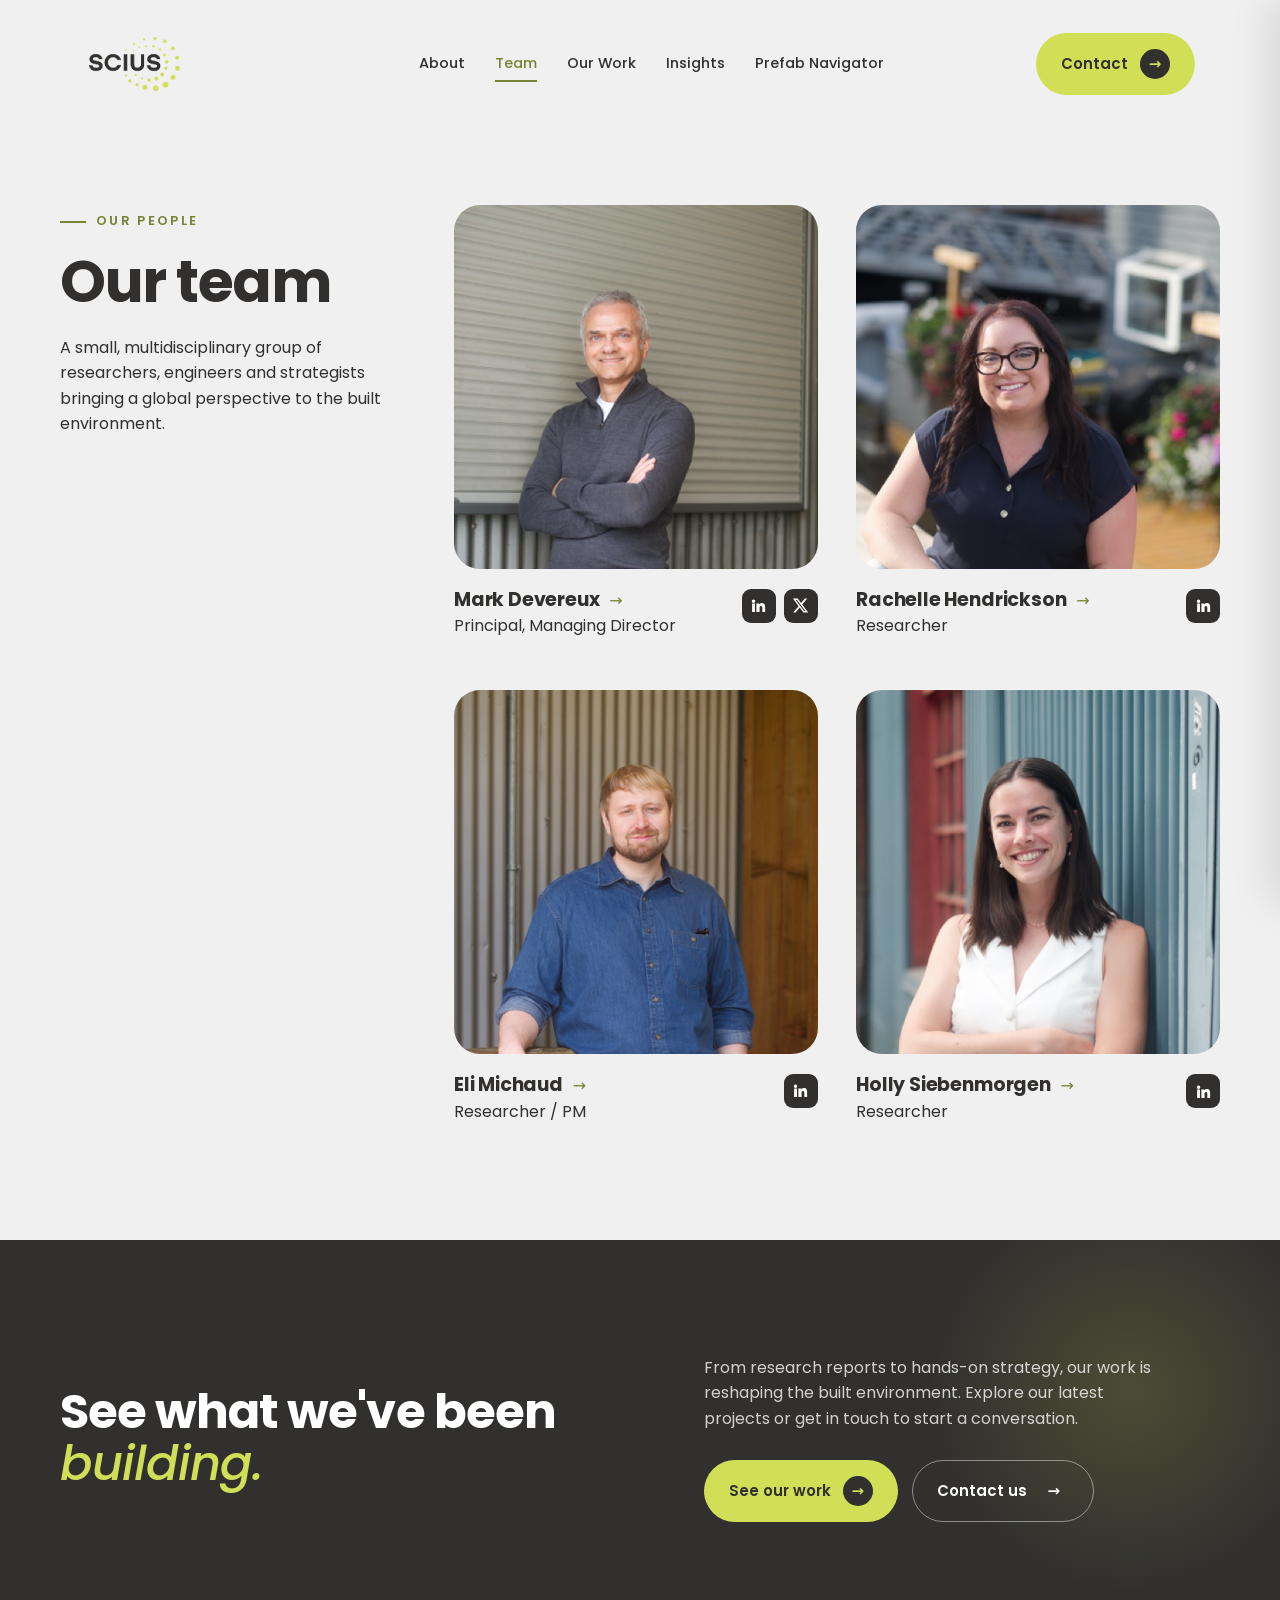
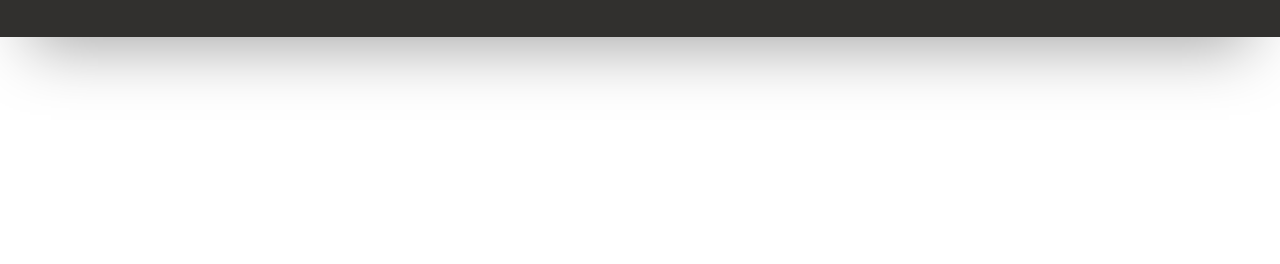
<file: team.html>
<!DOCTYPE html>
<html lang="en">
<head>
<meta charset="UTF-8" />
<meta name="viewport" content="width=device-width, initial-scale=1.0" />
<title>Scius Advisory — Team</title>
<link rel="preconnect" href="https://fonts.googleapis.com" />
<link rel="preconnect" href="https://fonts.gstatic.com" crossorigin />
<link href="https://fonts.googleapis.com/css2?family=Poppins:ital,wght@0,400;0,500;0,600;0,700;0,800;1,400;1,500&display=swap" rel="stylesheet" />
<link rel="stylesheet" href="styles.css" />

</head>
<body>

  <!-- ========== HEADER ========== -->
  <header class="site-header" id="header">
    <div class="container">
      <div class="header-inner">
        <a href="index.html" class="logo" aria-label="Scius home">
          <img class="logo-light" src="assets/scius-logo-light.png" alt="Scius" />
          <img class="logo-dark" src="assets/scius-logo-dark.png" alt="Scius" />
        </a>
        <nav class="main-nav">
          <a href="about.html">About</a>
          <a href="team.html" class="active">Team</a>
          <a href="work.html">Our Work</a>
          <a href="insights.html">Insights</a>
          <a href="index.html#prefab">Prefab Navigator</a>
        </nav>
        <div class="header-cta">
          <a href="contact.html" class="btn btn-lime">Contact<span class="arrow">→</span></a>
          <button class="nav-toggle" aria-label="Menu">≡</button>
        </div>
      </div>
    </div>
  </header>

  <!-- ========== MOBILE NAV ========== -->
  <div class="mobile-nav" id="mobileNav">
    <div class="mobile-nav-backdrop" id="mobileNavBackdrop"></div>
    <div class="mobile-nav-panel">
      <button class="mobile-nav-close" id="mobileNavClose" aria-label="Close menu">✕</button>
      <nav class="mobile-nav-links">
        <a href="about.html">About</a>
        <a href="team.html" class="active">Team</a>
        <a href="work.html">Our Work</a>
        <a href="insights.html">Insights</a>
        <a href="index.html#prefab">Prefab Navigator</a>
      </nav>
      <div class="mobile-nav-cta">
        <a href="contact.html" class="btn btn-lime">Get in touch<span class="arrow">→</span></a>
      </div>
    </div>
  </div>

  <!-- ========== PAGE CONTENT ========== -->
  <main class="page-content">

  <!-- ========== TEAM ========== -->
  <section class="team" data-screen-label="Team">
    <div class="container">
      <div class="team-layout">

        <div class="team-intro reveal">
          <span class="eyebrow">Our people</span>
          <h1>Our team</h1>
          <p>A small, multidisciplinary group of researchers, engineers and strategists bringing a global perspective to the built environment.</p>
        </div>

        <div class="team-grid">

          <div class="tm-card reveal" data-bio="mark-devereux">
            <div class="tm-photo img-ph">
              <img src="assets/mark-devereux.jpg" alt="Mark Devereux headshot" />
            </div>
            <div class="tm-meta">
              <div>
                <div class="tm-name">Mark Devereux <span class="tm-arrow">→</span></div>
                <div class="tm-role">Principal, Managing Director</div>
              </div>
              <div class="tm-socials">
                <a class="tm-li" href="https://www.linkedin.com/" target="_blank" rel="noopener" aria-label="LinkedIn"><svg viewBox="0 0 24 24" fill="currentColor"><path d="M4.98 3.5a2.5 2.5 0 11-.02 5.001A2.5 2.5 0 014.98 3.5zM3 9h4v12H3zM9 9h3.8v1.64h.05c.53-1 1.83-2.06 3.76-2.06 4.02 0 4.76 2.65 4.76 6.1V21h-4v-5.4c0-1.29-.02-2.95-1.8-2.95-1.8 0-2.07 1.4-2.07 2.85V21H9z"/></svg></a>
                <a class="tm-li" href="https://x.com/cmdevereux" target="_blank" rel="noopener" aria-label="X (Twitter)"><svg viewBox="0 0 24 24" fill="currentColor"><path d="M18.244 2.25h3.308l-7.227 8.26 8.502 11.24H16.17l-5.214-6.817L4.99 21.75H1.68l7.73-8.835L1.254 2.25H8.08l4.713 6.231zm-1.161 17.52h1.833L7.084 4.126H5.117z"/></svg></a>
              </div>
            </div>
          </div>

          <div class="tm-card reveal" data-bio="rachelle-hendrickson">
            <div class="tm-photo img-ph">
              <img src="assets/rachelle-hendrickson.jpg" alt="Rachelle Hendrickson headshot" style="object-position: center 15%;" />
            </div>
            <div class="tm-meta">
              <div>
                <div class="tm-name">Rachelle Hendrickson <span class="tm-arrow">→</span></div>
                <div class="tm-role">Researcher</div>
              </div>
              <a class="tm-li" href="https://www.linkedin.com/" target="_blank" rel="noopener" aria-label="LinkedIn"><svg viewBox="0 0 24 24" fill="currentColor"><path d="M4.98 3.5a2.5 2.5 0 11-.02 5.001A2.5 2.5 0 014.98 3.5zM3 9h4v12H3zM9 9h3.8v1.64h.05c.53-1 1.83-2.06 3.76-2.06 4.02 0 4.76 2.65 4.76 6.1V21h-4v-5.4c0-1.29-.02-2.95-1.8-2.95-1.8 0-2.07 1.4-2.07 2.85V21H9z"/></svg></a>
            </div>
          </div>

          <div class="tm-card reveal" data-bio="eli-michaud">
            <div class="tm-photo img-ph">
              <img src="assets/eli-michaud.jpg" alt="Eli Michaud headshot" />
            </div>
            <div class="tm-meta">
              <div>
                <div class="tm-name">Eli Michaud <span class="tm-arrow">→</span></div>
                <div class="tm-role">Researcher / PM</div>
              </div>
              <a class="tm-li" href="https://www.linkedin.com/" target="_blank" rel="noopener" aria-label="LinkedIn"><svg viewBox="0 0 24 24" fill="currentColor"><path d="M4.98 3.5a2.5 2.5 0 11-.02 5.001A2.5 2.5 0 014.98 3.5zM3 9h4v12H3zM9 9h3.8v1.64h.05c.53-1 1.83-2.06 3.76-2.06 4.02 0 4.76 2.65 4.76 6.1V21h-4v-5.4c0-1.29-.02-2.95-1.8-2.95-1.8 0-2.07 1.4-2.07 2.85V21H9z"/></svg></a>
            </div>
          </div>

          <div class="tm-card reveal" data-bio="holly-siebenmorgen">
            <div class="tm-photo img-ph">
              <img src="assets/holly-siebenmorgen.jpg" alt="Holly Siebenmorgen headshot" />
            </div>
            <div class="tm-meta">
              <div>
                <div class="tm-name">Holly Siebenmorgen <span class="tm-arrow">→</span></div>
                <div class="tm-role">Researcher</div>
              </div>
              <a class="tm-li" href="https://www.linkedin.com/" target="_blank" rel="noopener" aria-label="LinkedIn"><svg viewBox="0 0 24 24" fill="currentColor"><path d="M4.98 3.5a2.5 2.5 0 11-.02 5.001A2.5 2.5 0 014.98 3.5zM3 9h4v12H3zM9 9h3.8v1.64h.05c.53-1 1.83-2.06 3.76-2.06 4.02 0 4.76 2.65 4.76 6.1V21h-4v-5.4c0-1.29-.02-2.95-1.8-2.95-1.8 0-2.07 1.4-2.07 2.85V21H9z"/></svg></a>
            </div>
          </div>



        </div>
      </div>
    </div>
  </section>

  <!-- ========== CTA ========== -->
  <section class="cta-section section-pad" id="contact" data-screen-label="CTA">
    <div class="cta-deco"></div>
    <div class="container">
      <div class="cta-inner reveal">
        <h2>See what we've been <em class="serif">building.</em></h2>
        <div>
          <p>From research reports to hands-on strategy, our work is reshaping the built environment. Explore our latest projects or get in touch to start a conversation.</p>
          <div class="cta-actions">
            <a href="work.html" class="btn btn-lime">See our work<span class="arrow">→</span></a>
            <a href="contact.html" class="btn btn-ghost">Contact us<span class="arrow">→</span></a>
          </div>
        </div>
      </div>
    </div>
  </section>

  </main>
  <!-- ========== /PAGE CONTENT ========== -->

  <!-- ========== FOOTER ========== -->
  <footer class="site-footer">
    <div class="container">
      <div class="footer-main">
        <a href="index.html"><img class="f-logo" src="assets/scius-logo-dark.png" alt="Scius Advisory" /></a>
        <nav class="footer-nav">
          <a href="about.html">About</a>
          <a href="team.html">Team</a>
          <a href="work.html">Our Work</a>
          <a href="insights.html">Insights</a>
          <a href="index.html#prefab">Prefab Navigator</a>
          <a href="contact.html">Contact us</a>
        </nav>
        <a class="footer-social" href="https://www.linkedin.com/company/scius-advisory/" target="_blank" rel="noopener" aria-label="LinkedIn">in</a>
      </div>
      <div class="footer-bottom">
        <div>© 2026 Scius Advisory Inc. All rights reserved. <span class="made-by">Made by <a href="https://fliptdigital.com/" target="_blank" rel="noopener">Flipt Digital</a></span></div>
        <div class="legal">
          <a href="#">Privacy Policy</a>
          <a href="#">Terms of Service</a>
          <a href="#">Cookies Settings</a>
        </div>
      </div>
    </div>
  </footer>

  <!-- ========== BIO PANELS ========== -->
  <div class="bio-overlay" id="bioOverlay"></div>
  <div class="bio-panel" id="bioPanel">
    <button class="bio-close" id="bioClose" aria-label="Close bio">
      <svg width="28" height="28" viewBox="0 0 24 24" fill="none" stroke="currentColor" stroke-width="2" stroke-linecap="round"><line x1="18" y1="6" x2="6" y2="18"/><line x1="6" y1="6" x2="18" y2="18"/></svg>
    </button>
    <div class="bio-scroll">
      <div class="bio-content" id="bioContent"></div>
    </div>
  </div>

  <!-- Bio data -->
  <template id="bio-mark-devereux">
    <div class="bio-img">
      <img src="assets/mark-devereux.jpg" alt="Mark Devereux" />
    </div>
    <div class="bio-text">
      <div class="bio-eyebrow">Principal, Managing Director</div>
      <h2 class="bio-name">Mark Devereux</h2>
      <a class="bio-email" href="mailto:cmdevereux@scius.ca">cmdevereux@scius.ca</a>
      <div class="bio-socials">
        <a class="tm-li" href="https://www.linkedin.com/" target="_blank" rel="noopener" aria-label="LinkedIn"><svg viewBox="0 0 24 24" fill="currentColor"><path d="M4.98 3.5a2.5 2.5 0 11-.02 5.001A2.5 2.5 0 014.98 3.5zM3 9h4v12H3zM9 9h3.8v1.64h.05c.53-1 1.83-2.06 3.76-2.06 4.02 0 4.76 2.65 4.76 6.1V21h-4v-5.4c0-1.29-.02-2.95-1.8-2.95-1.8 0-2.07 1.4-2.07 2.85V21H9z"/></svg></a>
        <a class="tm-li" href="https://x.com/cmdevereux" target="_blank" rel="noopener" aria-label="X (Twitter)"><svg viewBox="0 0 24 24" fill="currentColor"><path d="M18.244 2.25h3.308l-7.227 8.26 8.502 11.24H16.17l-5.214-6.817L4.99 21.75H1.68l7.73-8.835L1.254 2.25H8.08l4.713 6.231zm-1.161 17.52h1.833L7.084 4.126H5.117z"/></svg></a>
      </div>
      <div class="bio-body">
        <p>In addition to being responsible for the overall operations of Scius, Mark works with clients on complex multi-stakeholder projects where his expertise in negotiating and structuring relationships helps facilitate project setup and delivery.</p>
        <p>Mark also heads up our technology practice where we assist clients with understanding the technology landscape, being strategic with their adoption strategies and managing integration across their operations.</p>
        <p>Mark is an experienced business executive having been part of the leadership teams of a number of digital technology companies over the past 20 years. As part of those businesses, he has been involved in corporate structuring, business development, strategic partnerships, intellectual property creation and licensing, running development and customer service teams, and navigating the maze of the international regulatory environment.</p>
        <p>Mark has been a member of the Law Society of British Columbia for 32 years and is backed by a law degree from one of Canada's premier law schools, Osgoode Hall.</p>
      </div>
    </div>
  </template>

  <template id="bio-rachelle-hendrickson">
    <div class="bio-img">
      <img src="assets/rachelle-hendrickson.jpg" alt="Rachelle Hendrickson" />
    </div>
    <div class="bio-text">
      <div class="bio-eyebrow">Researcher</div>
      <h2 class="bio-name">Rachelle Hendrickson</h2>
      <a class="bio-email" href="mailto:rhendrickson@scius.ca">rhendrickson@scius.ca</a>
      <div class="bio-socials">
        <a class="tm-li" href="https://www.linkedin.com/" target="_blank" rel="noopener" aria-label="LinkedIn"><svg viewBox="0 0 24 24" fill="currentColor"><path d="M4.98 3.5a2.5 2.5 0 11-.02 5.001A2.5 2.5 0 014.98 3.5zM3 9h4v12H3zM9 9h3.8v1.64h.05c.53-1 1.83-2.06 3.76-2.06 4.02 0 4.76 2.65 4.76 6.1V21h-4v-5.4c0-1.29-.02-2.95-1.8-2.95-1.8 0-2.07 1.4-2.07 2.85V21H9z"/></svg></a>
      </div>
      <div class="bio-body">
        <p>Rachelle is a graduate student studying Environmental Economics and Management at Thompson Rivers University. Throughout her undergraduate studies at the University of British Columbia and graduate studies at TRU, Rachelle has developed a deep-seated passion for ensuring sustainable growth, both from a socio-economic and ecological standpoint.</p>
        <p>Through her studies and work with Scius Advisory, a research and consulting firm for the construction industry, she believes she has the skills required to make actionable change toward a sustainable future.</p>
      </div>
    </div>
  </template>

  <template id="bio-eli-michaud">
    <div class="bio-img">
      <img src="assets/eli-michaud.jpg" alt="Eli Michaud" />
    </div>
    <div class="bio-text">
      <div class="bio-eyebrow">Researcher / PM</div>
      <h2 class="bio-name">Eli Michaud</h2>
      <a class="bio-email" href="mailto:emichaud@scius.ca">emichaud@scius.ca</a>
      <div class="bio-socials">
        <a class="tm-li" href="https://www.linkedin.com/" target="_blank" rel="noopener" aria-label="LinkedIn"><svg viewBox="0 0 24 24" fill="currentColor"><path d="M4.98 3.5a2.5 2.5 0 11-.02 5.001A2.5 2.5 0 014.98 3.5zM3 9h4v12H3zM9 9h3.8v1.64h.05c.53-1 1.83-2.06 3.76-2.06 4.02 0 4.76 2.65 4.76 6.1V21h-4v-5.4c0-1.29-.02-2.95-1.8-2.95-1.8 0-2.07 1.4-2.07 2.85V21H9z"/></svg></a>
      </div>
      <div class="bio-body">
        <p>Eli manages research projects and report design at Scius Advisory, contributing to the firm's work across construction innovation and sustainability. He managed the research project and final report design for Scius's report on the readiness of electric construction technologies and the opportunities for low-carbon construction in British Columbia and across Canada.</p>
        <p>Eli also contributed to the development of the Scius Prefab Construction Navigator, an interactive dashboard mapping 830 prefab companies across 1,028 locations nationwide, and has produced media content showcasing innovations in digitally accelerated standardized housing (DASH).</p>
      </div>
    </div>
  </template>

  <template id="bio-holly-siebenmorgen">
    <div class="bio-img">
      <img src="assets/holly-siebenmorgen.jpg" alt="Holly Siebenmorgen" />
    </div>
    <div class="bio-text">
      <div class="bio-eyebrow">Researcher</div>
      <h2 class="bio-name">Holly Siebenmorgen</h2>
      <a class="bio-email" href="mailto:hsiebenmorgen@scius.ca">hsiebenmorgen@scius.ca</a>
      <div class="bio-socials">
        <a class="tm-li" href="https://www.linkedin.com/" target="_blank" rel="noopener" aria-label="LinkedIn"><svg viewBox="0 0 24 24" fill="currentColor"><path d="M4.98 3.5a2.5 2.5 0 11-.02 5.001A2.5 2.5 0 014.98 3.5zM3 9h4v12H3zM9 9h3.8v1.64h.05c.53-1 1.83-2.06 3.76-2.06 4.02 0 4.76 2.65 4.76 6.1V21h-4v-5.4c0-1.29-.02-2.95-1.8-2.95-1.8 0-2.07 1.4-2.07 2.85V21H9z"/></svg></a>
      </div>
      <div class="bio-body">
        <p>Holly is a Master student in Environmental Economics and Management (MEEM) at the Bob Gaglardi School of Business and Economics at Thompson Rivers University (TRU), bringing rigorous training in economic theory, quantitative methods, and policy analysis with a strong emphasis on sustainability and real-world application.</p>
        <p>Her research highlights the economic and cultural benefits of community development projects, including a study on a proposed Kamloops Heritage Park that projected annual revenue of $500,000 to $600,000 and approximately 30,000 visitors per year.</p>
      </div>
    </div>
  </template>

  <!-- ========== SITE BEHAVIOUR ========== -->
  <script src="script.js"></script>

</body>
</html>
</file>
<file: styles.css>
:root {
  --charcoal: #31302E;
  --charcoal-2: #3d3c39;
  --moss: #778335;
  --fresh: #97A439;
  --lime: #D1DF57;
  --grey: #31302E;
  --offwhite: #F1F0F0;
  --white: #FFFFFF;
  --ink: #2b2a28;

  --font-sans: 'Poppins', system-ui, -apple-system, sans-serif;
  --font-serif: 'Poppins', system-ui, sans-serif;

  --maxw: 1240px;
  --gutter: 40px;
  --radius: 18px;
  --radius-lg: 26px;
}

* { box-sizing: border-box; margin: 0; padding: 0; }

html { scroll-behavior: smooth; }

body {
  font-family: var(--font-sans);
  color: var(--ink);
  background: var(--white);
  -webkit-font-smoothing: antialiased;
  text-rendering: optimizeLegibility;
  line-height: 1.6;
  overflow-x: hidden;
}

img { display: block; max-width: 100%; }

.container {
  width: 100%;
  max-width: var(--maxw);
  margin-inline: auto;
  padding-inline: var(--gutter);
}

a { color: inherit; text-decoration: none; }

em.serif {
  font-family: var(--font-serif);
  font-style: italic;
  font-weight: 500;
}

.eyebrow {
  font-size: 13px;
  font-weight: 600;
  letter-spacing: 0.18em;
  text-transform: uppercase;
  color: var(--moss);
  display: inline-flex;
  align-items: center;
  gap: 10px;
}
.eyebrow::before {
  content: "";
  width: 26px; height: 2px;
  background: #778335;
  display: inline-block;
}

/* ---------- Buttons ---------- */
.btn {
  display: inline-flex;
  align-items: center;
  gap: 12px;
  font-family: var(--font-sans);
  font-weight: 600;
  font-size: 15px;
  padding: 15px 24px;
  border-radius: 100px;
  border: 1.5px solid transparent;
  cursor: pointer;
  transition: transform .25s ease, background .25s ease, color .25s ease, border-color .25s ease;
  white-space: nowrap;
}
.btn:hover { transform: translateY(-2px); }
.btn .arrow {
  width: 30px; height: 30px;
  border-radius: 50%;
  display: grid; place-items: center;
  flex: none;
  transition: transform .25s ease;
}
.btn:hover .arrow { transform: translate(2px, -2px); }

.btn-lime { background: var(--lime); color: var(--charcoal); }
.btn-lime .arrow { background: var(--charcoal); color: var(--lime); }
.btn-lime:hover { background: #c6d544; }

.btn-dark { background: var(--charcoal); color: var(--white); }
.btn-dark .arrow { background: var(--lime); color: var(--charcoal); }

.btn-ghost { background: transparent; color: var(--white); border-color: rgba(255,255,255,.45); }
.btn-ghost:hover { background: rgba(255,255,255,.1); border-color: rgba(255,255,255,.8); }

.btn-outline { background: transparent; color: var(--charcoal); border-color: rgba(49,48,46,.25); }
.btn-outline:hover { border-color: var(--charcoal); }

/* ---------- Header ---------- */
.site-header {
  position: fixed;
  inset: 0 0 auto 0;
  z-index: 100;
  padding-top: 18px;
  transition: padding .3s ease;
}
.header-inner {
  display: flex;
  align-items: center;
  justify-content: space-between;
  gap: 28px;
  padding: 14px 24px 14px 28px;
  border-radius: 100px;
  border: 1px solid transparent;
  transition: background .3s ease, border-color .3s ease, box-shadow .3s ease;
}
.site-header.scrolled { padding-top: 12px; }
.site-header.scrolled .header-inner {
  background: rgba(241,240,240,.85);
  backdrop-filter: blur(14px);
  -webkit-backdrop-filter: blur(14px);
  border-color: rgba(49,48,46,.08);
  box-shadow: 0 10px 30px -18px rgba(0,0,0,.3);
}

.logo { position: relative; height: 55px; width: 177px; flex: none; }
.logo img { position: absolute; inset: 0; height: 100%; width: auto; object-fit: contain; transition: opacity .3s ease; }
.logo .logo-light { opacity: 0; }
.logo .logo-dark { opacity: 1; }

.main-nav { display: flex; align-items: center; gap: 30px; }
.main-nav a {
  font-size: 14.5px;
  font-weight: 500;
  color: var(--charcoal);
  transition: color .25s ease;
  position: relative;
}
.main-nav a::after {
  content: ""; position: absolute; left: 0; bottom: -6px;
  width: 0; height: 2px; background: #778335;
  transition: width .25s ease;
}
.main-nav a:hover::after, .main-nav a.active::after { width: 100%; }
.main-nav a.active { color: var(--moss); }

.header-cta { display: flex; align-items: center; gap: 8px; }
.nav-toggle { display: none; }

/* ---------- Mobile Nav Overlay ---------- */
.mobile-nav {
  position: fixed;
  inset: 0;
  z-index: 200;
  visibility: hidden;
  pointer-events: none;
}
.mobile-nav.open {
  visibility: visible;
  pointer-events: auto;
}
.mobile-nav-backdrop {
  display: none;
}
.mobile-nav-panel {
  position: absolute;
  inset: 0;
  width: 100%;
  height: 100%;
  background: var(--white);
  padding: 28px;
  display: flex;
  flex-direction: column;
  justify-content: center;
  align-items: center;
  gap: 0;
  opacity: 0;
  transform: scale(1.02);
  transition: opacity .35s ease, transform .35s ease;
  overflow-y: auto;
}
.mobile-nav.open .mobile-nav-panel { opacity: 1; transform: scale(1); }
.mobile-nav-close {
  position: absolute;
  top: 28px; right: 28px;
  width: 44px; height: 44px;
  border-radius: 50%;
  border: 1.5px solid rgba(49,48,46,.15);
  background: transparent;
  color: var(--charcoal);
  font-size: 22px;
  cursor: pointer;
  display: grid;
  place-items: center;
  transition: background .25s ease;
}
.mobile-nav-close:hover { background: var(--offwhite); }
.mobile-nav-links {
  display: flex;
  flex-direction: column;
  align-items: center;
  gap: 0;
}
.mobile-nav-links a {
  display: block;
  padding: 18px 12px;
  font-size: clamp(24px, 5vw, 32px);
  font-weight: 700;
  color: var(--charcoal);
  text-align: center;
  border-bottom: none;
  transition: color .25s ease;
}
.mobile-nav-links a:first-child { border-top: none; }
.mobile-nav-links a:hover { color: var(--moss); }
.mobile-nav-links a.active { color: var(--moss); }
.mobile-nav-cta {
  margin-top: 32px;
  padding-top: 0;
}
.mobile-nav-cta .btn { justify-content: center; }

/* ---------- Hero ---------- */
/* Subtle placeholder treatment so empty image slots read as image zones */
.img-ph {
  background-color: #e6e6e2;
}

.hero {
  position: relative;
  min-height: 100vh;
  display: grid;
  grid-template-columns: 1.05fr 0.95fr;
  background: var(--offwhite);
  overflow: hidden;
}
.hero-text {
  display: flex; flex-direction: column; justify-content: center;
  padding: 150px var(--gutter) 70px;
  padding-left: max(var(--gutter), calc((100vw - var(--maxw)) / 2 + var(--gutter)));
}
.hero-media { position: relative; background: #dee1e3; }
.hero-media .hero-photo { position: absolute; inset: 0; width: 100%; height: 100%; object-fit: cover; object-position: 50% 50%; }

.hero-eyebrow { color: var(--moss); }
.hero-eyebrow::before { background: #778335; }

.hero h1 {
  font-size: clamp(36px, 4.4vw, 58px);
  line-height: 1.1;
  letter-spacing: -0.02em;
  font-weight: 700;
  color: var(--charcoal);
  margin: 22px 0 0;
  max-width: 15ch;
}
.hero h1 em.serif { color: var(--moss); letter-spacing: 0; }

.hero p.lede {
  margin-top: 24px;
  font-size: 16px;
  color: var(--grey);
  max-width: 46ch;
  line-height: 1.6;
}
.hero-actions { margin-top: 32px; display: flex; gap: 14px; flex-wrap: wrap; }

.stats-band { background: var(--charcoal); color: var(--white); padding-block: clamp(42px, 5vw, 66px); }
.stats-row { display: grid; grid-template-columns: repeat(3, 1fr); gap: 28px; }
.stats-row .stat { padding-left: 28px; border-left: 1px solid rgba(255,255,255,.15); }
.stats-row .stat:first-child { padding-left: 0; border-left: none; }
.stats-row .num {
  font-size: clamp(34px, 3.8vw, 54px);
  font-weight: 700; letter-spacing: -0.02em; line-height: 1; color: var(--white);
}
.stats-row .num span { color: var(--lime); }
.stats-row .lbl { margin-top: 14px; font-size: 16px; color: rgba(255,255,255,.66); max-width: 22ch; line-height: 1.45; }

/* ---------- Section scaffold ---------- */
section { position: relative; }
.section-pad { padding-block: clamp(80px, 9vw, 140px); }
.bg-off { background: var(--offwhite); }
.bg-white { background: var(--white); }
.bg-charcoal { background: var(--charcoal); color: var(--white); }

h2.section-title {
  font-size: clamp(28px, 3.2vw, 40px);
  line-height: 1.14;
  letter-spacing: -0.02em;
  font-weight: 700;
  color: var(--charcoal);
}
.bg-charcoal h2.section-title { color: var(--white); }
h2.section-title em.serif { color: var(--moss); }
.bg-charcoal h2.section-title em.serif { color: var(--lime); }

/* ---------- About / intro ---------- */
.about-head {
  display: grid;
  grid-template-columns: 1.1fr 1fr;
  gap: 60px;
  align-items: end;
}
.about-head .lead-col p { font-size: 16px; color: var(--grey); margin-bottom: 18px; }
.about-head .lead-col p:first-child { font-size: 16px; color: var(--charcoal); }

.prefab-grid {
  margin-top: 56px;
  display: grid;
  grid-template-columns: 1.15fr 1fr;
  gap: 22px;
}
.prefab-main {
  position: relative;
  border-radius: var(--radius-lg);
  overflow: hidden;
  min-height: 460px;
}
.prefab-main > img,
.prefab-card > img {
  position: absolute;
  inset: 0;
  width: 100%;
  height: 100%;
  object-fit: cover;
  will-change: transform;
  transition: transform 0.5s ease;
}
.prefab-main:hover > img,
.prefab-card:hover > img {
  transform: scale(1.15);
}

.prefab-main .pf-overlay {
  position: absolute; inset: 0; z-index: 2; pointer-events: none;
  background: linear-gradient(0deg, rgba(28,27,25,.78) 0%, rgba(28,27,25,0) 55%);
}
.prefab-main .pf-content {
  position: absolute; left: 0; bottom: 0; z-index: 3;
  padding: 34px;
  color: var(--white);
}
.prefab-main .pf-content .pf-tag {
  font-size: 12px; letter-spacing: .16em; text-transform: uppercase;
  color: var(--lime); font-weight: 600;
}
.prefab-main .pf-content h3 {
  font-size: 28px; font-weight: 700; margin: 10px 0 18px; letter-spacing: -0.01em;
  line-height: 1.18; max-width: 18ch;
}
.prefab-side { display: grid; grid-template-rows: 1.4fr 1fr; gap: 22px; }
.prefab-card {
  position: relative; border-radius: var(--radius-lg); overflow: hidden;
}
.prefab-card .pc-overlay {
  position: absolute; inset: 0; z-index: 2; pointer-events: none;
  background: linear-gradient(0deg, rgba(28,27,25,.7) 0%, rgba(28,27,25,0) 60%);
}
.prefab-card .pc-label {
  position: absolute; left: 24px; bottom: 22px; z-index: 3;
  color: var(--white); font-weight: 600; font-size: 18px;
}
.prefab-card .pc-label span { display: block; font-size: 12px; letter-spacing: .14em; text-transform: uppercase; color: var(--lime); font-weight: 600; margin-bottom: 5px; }

/* ---------- What we do ---------- */
.wwd-grid { display: grid; grid-template-columns: 1fr 0.92fr; gap: 56px; align-items: start; margin-top: 14px; }
.wwd-head { margin-bottom: 38px; }
.service-list { display: flex; flex-direction: column; }
.service {
  display: grid;
  grid-template-columns: auto 1fr auto;
  gap: 22px;
  align-items: center;
  padding: 26px 6px;
  border-top: 1px solid rgba(49,48,46,.14);
  cursor: pointer;
  transition: padding .3s ease;
}
.service:last-child { border-bottom: 1px solid rgba(49,48,46,.14); }
.service .idx { font-size: 13px; color: var(--grey); font-weight: 600; font-variant-numeric: tabular-nums; }
.service h3 { font-size: 24px; font-weight: 600; color: var(--charcoal); letter-spacing: -0.01em; }
.service p { font-size: 16px; color: var(--grey); margin-top: 5px; max-width: 50ch; }
.service .svc-arrow {
  width: 46px; height: 46px; border-radius: 50%;
  border: 1.5px solid rgba(49,48,46,.2);
  display: grid; place-items: center; flex: none;
  transition: all .3s ease;
  color: var(--charcoal);
}
.service:hover { padding-left: 16px; }
.service:hover .svc-arrow { background: var(--lime); border-color: var(--lime); transform: rotate(0deg); }
.service:hover h3 { color: var(--moss); }

.wwd-right { position: sticky; top: 100px; }
.wwd-media { position: relative; border-radius: var(--radius-lg); overflow: hidden; min-height: 440px; }
.wm-badge {
  margin-top: 16px;
}
.wm-badge .t { font-weight: 600; color: var(--charcoal); font-size: 24px; letter-spacing: -0.01em; }
.wm-badge .s { font-size: 16px; color: var(--grey); margin-top: 5px; }

/* ---------- Latest work ---------- */
.work-head { display: flex; align-items: flex-end; justify-content: space-between; gap: 30px; margin-bottom: 44px; }
.work-grid { display: grid; grid-template-columns: 1fr 1fr; gap: 24px; align-items: stretch; }
.work-col { display: flex; flex-direction: column; gap: 24px; }
.work-card { position: relative; border-radius: var(--radius-lg); overflow: hidden; }
.work-card .wc-overlay {
  position: absolute; inset: 0; z-index: 2; pointer-events: none;
  background: linear-gradient(0deg, rgba(28,27,25,.74) 0%, rgba(28,27,25,0) 58%);
  opacity: .92; transition: opacity .3s ease;
}
.work-card .wc-meta { position: absolute; left: 26px; right: 26px; bottom: 24px; z-index: 3; color: var(--white); }
.work-card .wc-meta .tag {
  font-size: 11.5px; letter-spacing: .14em; text-transform: uppercase; font-weight: 600; color: var(--lime);
}
.work-card .wc-meta h3 { font-size: 28px; font-weight: 700; margin-top: 7px; letter-spacing: -0.01em; }
.work-card .wc-meta .loc { font-size: 14px; color: rgba(255,255,255,.78); margin-top: 3px; }
a.work-card { display: block; text-decoration: none; color: inherit; cursor: pointer; }
.wc-arrow { position: absolute; bottom: 24px; right: 26px; z-index: 3; width: 46px; height: 46px; border-radius: 50%; border: 1.5px solid rgba(255,255,255,0.3); display: grid; place-items: center; font-size: 18px; color: #fff; transition: all 0.3s ease; }
.work-card img { transition: transform 0.5s ease; }
.work-card:hover img { transform: scale(1.05); }
.work-card:hover .wc-arrow { background: var(--lime); border-color: var(--lime); color: var(--charcoal); }
.work-card.big { flex: 1; min-height: 620px; }
.work-card.tall { min-height: 372px; }
.work-card.small { min-height: 224px; }
.work-card.small h3 { font-size: 20px; }
.work-col.right { display: grid; grid-template-rows: 1fr auto; gap: 24px; }
.work-row2 { display: grid; grid-template-columns: 1fr 1fr; gap: 24px; }

/* ---------- CTA band (full-width) ---------- */
.cta-section { position: relative; overflow: hidden; background: var(--charcoal); }
.cta-inner { display: grid; grid-template-columns: 1.15fr 1fr; gap: 50px; align-items: center; position: relative; z-index: 2; }
.cta-section h2 { font-size: clamp(30px, 4vw, 48px); font-weight: 700; color: var(--white); letter-spacing: -0.02em; line-height: 1.08; }
.cta-section h2 em.serif { color: var(--lime); }
.cta-section p { color: rgba(255,255,255,.78); font-size: 16px; margin-bottom: 28px; max-width: 46ch; }
.cta-actions { display: flex; gap: 14px; flex-wrap: wrap; }
.cta-deco {
  position: absolute; right: -80px; top: -80px; z-index: 1;
  width: 460px; height: 460px; opacity: .9;
  background: radial-gradient(circle at center, rgba(209,223,87,.18), transparent 62%);
  pointer-events: none;
}

/* ---------- Reveal footer ---------- */
/* All scrolling content sits above the fixed footer and slides up to reveal it */
.page-content {
  position: relative;
  z-index: 2;
  background: var(--white);
  box-shadow: 0 40px 60px -30px rgba(0,0,0,.35);
}
.site-footer {
  position: fixed;
  left: 0; right: 0; bottom: 0;
  z-index: 1;
  background: var(--offwhite);
  color: var(--ink);
}
.footer-main {
  display: flex; align-items: center; justify-content: space-between; gap: 30px;
  padding: 48px 0 30px; flex-wrap: wrap;
}
.footer-main .f-logo { width: 116px; }
.footer-nav { display: flex; gap: 34px; flex-wrap: wrap; }
.footer-nav a { font-size: 15px; color: var(--grey); transition: color .2s ease; }
.footer-nav a:hover { color: var(--moss); }
.footer-social {
  width: 40px; height: 40px; border-radius: 50%;
  border: 1px solid rgba(49,48,46,.22);
  display: grid; place-items: center; color: var(--charcoal);
  font-weight: 700; font-size: 13px; letter-spacing: -0.02em;
  transition: background .2s ease, color .2s ease, border-color .2s ease;
}
.footer-social:hover { background: var(--charcoal); color: var(--white); border-color: var(--charcoal); }
.footer-bottom {
  display: flex; align-items: center; justify-content: space-between; gap: 20px;
  padding: 22px 0 34px; border-top: 1px solid rgba(49,48,46,.12); flex-wrap: wrap;
  font-size: 13.5px; color: var(--grey);
}
.footer-bottom .legal { display: flex; gap: 26px; flex-wrap: wrap; align-items: center; }
.footer-bottom .legal a { color: var(--grey); transition: color .2s ease; }
.footer-bottom .legal a:hover { color: var(--moss); }
.footer-bottom .made-by { color: var(--grey); margin-left: 6px; }
.footer-bottom .made-by a { color: var(--grey); text-decoration: underline; transition: color .2s ease; }
.footer-bottom .made-by a:hover { color: var(--moss); }

/* ---------- reveal ---------- */
.reveal { opacity: 0; transform: translateY(26px); transition: opacity .8s cubic-bezier(.2,.7,.2,1), transform .8s cubic-bezier(.2,.7,.2,1); }
.reveal.in { opacity: 1; transform: none; }
@media (prefers-reduced-motion: reduce) { .reveal { opacity: 1; transform: none; transition: none; } }

/* Tweak: headline accent words rendered plain instead of italic */
[data-headlines="plain"] em.serif {
  font-style: normal;
}

/* ---------- responsive ---------- */
@media (max-width: 1000px) {
  .about-head, .prefab-grid, .wwd-grid, .work-grid, .cta-inner { grid-template-columns: 1fr; }
  .stats-row { grid-template-columns: 1fr 1fr; gap: 36px 28px; }
  .stats-row .stat:nth-child(3) { padding-left: 0; border-left: none; }
  .hero { grid-template-columns: 1fr; }
  .hero-media { min-height: 58vh; }
  .hero-text { padding: 128px var(--gutter) 50px; padding-left: var(--gutter); }
  .prefab-side { grid-template-rows: none; grid-template-columns: 1fr 1fr; }
  .wwd-right { position: relative; top: 0; }
  .wwd-media { min-height: 380px; }
}
@media (max-width: 760px) {
  :root { --gutter: 22px; }
  .main-nav, .header-cta .btn { display: none; }
  .nav-toggle {
    display: inline-flex; align-items: center; justify-content: center;
    width: 46px; height: 46px; border-radius: 50%; border: 1.5px solid rgba(49,48,46,.25);
    background: transparent; color: var(--charcoal); cursor: pointer;
  }
  .site-header.scrolled .nav-toggle { color: var(--charcoal); border-color: rgba(49,48,46,.25); }
  .hero-stats .stat, .stats-row .stat { padding-left: 0; border-left: none; }
  .prefab-side { grid-template-columns: 1fr; }
  .work-row2 { grid-template-columns: 1fr; }

  /* Hero */
  .hero h1 { max-width: none; }
  .hero-media { min-height: 44vh; }
  .hero-text { padding: 110px var(--gutter) 40px; }

  /* Work cards */
  .work-card.big { min-height: 360px; }
  .work-card.tall { min-height: 280px; }
  .work-card .wc-meta h3 { font-size: 22px; }
  .work-head { flex-direction: column; align-items: flex-start; gap: 16px; }

  /* Services */
  .service { gap: 14px; padding: 20px 4px; }
  .service h3 { font-size: 20px; }
  .service .svc-arrow { width: 38px; height: 38px; font-size: 14px; }

  /* Stats */
  .stats-row { grid-template-columns: 1fr; gap: 28px; }
  .stats-row .stat { padding-left: 0; border-left: none; border-bottom: 1px solid rgba(255,255,255,.1); padding-bottom: 24px; }
  .stats-row .stat:last-child { border-bottom: none; padding-bottom: 0; }

  /* Footer */
  .footer-main { flex-direction: column; align-items: flex-start; gap: 24px; }
  .footer-nav { flex-direction: column; gap: 12px; }
  .footer-bottom { flex-direction: column; align-items: flex-start; gap: 14px; }
  .footer-bottom .legal { gap: 18px; }

  /* CTA */
  .cta-inner { gap: 28px; }
  .cta-actions { flex-direction: column; }
  .cta-actions .btn { width: 100%; justify-content: center; }

  /* About page responsive */
  .tst-arrow { display: none; }

}

/* ---------- Small mobile ---------- */
@media (max-width: 480px) {
  .hero h1 { font-size: clamp(28px, 8vw, 36px); }
  .hero p.lede { font-size: 15px; }
  .prefab-main { min-height: 320px; }
  .prefab-main .pf-content h3 { font-size: 22px; }
  .work-card.big { min-height: 280px; }
  .work-card.small { min-height: 180px; }
  .num-stats { grid-template-columns: 1fr; gap: 24px; }
  .btn { font-size: 14px; padding: 13px 20px; }
}

/* ========== ABOUT PAGE ========== */

/* About hero — centered text variant */
.hero.about-hero,
body:has(section[data-screen-label="About hero"]) .hero {
  display: block;
  min-height: auto;
  grid-template-columns: none;
  padding: clamp(156px, 17vw, 224px) 0 clamp(64px, 8vw, 104px);
  text-align: center;
}
.about-hero-bg {
  position: absolute; inset: 0; width: 100%; height: 100%;
  object-fit: cover; object-position: center;
  opacity: 0.15; pointer-events: none; z-index: 0;
}
body:has(section[data-screen-label="About hero"]) .hero .container { position: relative; z-index: 1; }
body:has(section[data-screen-label="About hero"]) .hero h1 {
  font-size: clamp(40px, 5.6vw, 76px);
  line-height: 1.04;
  letter-spacing: -0.025em;
  max-width: 18ch;
  margin: 0 auto;
}
body:has(section[data-screen-label="About hero"]) .hero p.sub {
  margin: 26px auto 0;
  font-size: 16px;
  color: var(--grey);
  max-width: 60ch;
}

/* ---------- Our story ---------- */
.story-head { display: grid; grid-template-columns: 1.05fr 1fr; gap: 56px; align-items: start; }
.story-head .eyebrow { margin-bottom: 18px; }
.story-head h2 { max-width: 16ch; }
.story-body p { font-size: 16px; color: var(--grey); margin-bottom: 16px; }
.story-body p:first-child { font-size: 16px; color: var(--charcoal); }
.story-body p:last-child { margin-bottom: 0; }
.story-img { margin-top: clamp(40px, 5vw, 64px); width: 100%; aspect-ratio: 16 / 8; border-radius: var(--radius-lg); overflow: hidden; position: relative; }
.story-img img { width: 100%; height: 120%; object-fit: cover; position: absolute; top: -10%; left: 0; will-change: transform; transition: transform 0.1s linear; }

/* ---------- Trusted by ---------- */
.trust { text-align: center; }
.trust .label { font-size: 14px; font-weight: 600; color: #8a8884; letter-spacing: .01em; }
.logos-marquee {
  overflow: hidden;
  margin-top: 34px;
  mask-image: linear-gradient(to right, transparent, black 10%, black 90%, transparent);
  -webkit-mask-image: linear-gradient(to right, transparent, black 10%, black 90%, transparent);
}
.logos-track {
  display: flex;
  align-items: center;
  gap: 52px;
  width: max-content;
  animation: marquee-scroll 20s linear infinite;
}
.logos-track .wm { font-size: clamp(17px, 1.7vw, 21px); font-weight: 700; letter-spacing: -0.01em; color: #a3a19b; white-space: nowrap; }
@keyframes marquee-scroll {
  0% { transform: translateX(0); }
  100% { transform: translateX(-50%); }
}

/* ---------- By the numbers ---------- */
.nums-grid { display: grid; grid-template-columns: 1fr 0.92fr; gap: clamp(40px, 5vw, 76px); align-items: center; }
.nums-head h2 { max-width: 14ch; }
.nums-head p { font-size: 16px; color: var(--grey); margin-top: 20px; max-width: 46ch; }
.num-stats { display: grid; grid-template-columns: 1fr 1fr; gap: 34px 36px; margin-top: 40px; }
.num-stat .n { font-size: clamp(34px, 3.6vw, 50px); font-weight: 700; letter-spacing: -0.02em; line-height: 1; color: var(--charcoal); }
.num-stat .n span { color: var(--moss); }
.num-stat .l { font-size: 16px; color: var(--grey); margin-top: 8px; }
.nums-img { position: relative; border-radius: var(--radius-lg); overflow: hidden; min-height: 460px; align-self: stretch; }

/* ---------- Testimonial carousel ---------- */
.tst { position: relative; max-width: 1000px; margin-inline: auto; text-align: center; }
.tst .wm { font-size: 22px; font-weight: 700; color: var(--moss); letter-spacing: -0.01em; }
.tst-track { position: relative; margin-top: 30px; min-height: 220px; }
.tst-slide { position: absolute; inset: 0; opacity: 0; transition: opacity .5s ease; pointer-events: none; display: flex; flex-direction: column; align-items: center; }
.tst-slide.active { opacity: 1; pointer-events: auto; position: relative; }
.tst blockquote { font-size: clamp(20px, 2.1vw, 27px); font-weight: 600; color: var(--charcoal); line-height: 1.42; letter-spacing: -0.01em; max-width: 48ch; margin: 0 auto; }
.tst .who { margin-top: 26px; display: flex; flex-direction: column; align-items: center; gap: 12px; }
.tst .who .av { width: 48px; height: 48px; border-radius: 50%; background: var(--offwhite); display: grid; place-items: center; font-weight: 700; color: var(--moss); font-size: 15px; border: 1px solid rgba(49,48,46,.1); }
.tst .who .nm { font-weight: 700; color: var(--charcoal); font-size: 15px; }
.tst .who .ps { font-size: 13.5px; color: #8a8884; margin-top: -8px; }
.tst-arrow {
  position: absolute; top: 50%; transform: translateY(-50%); z-index: 3;
  width: 48px; height: 48px; border-radius: 50%; border: 1.5px solid rgba(49,48,46,.2);
  background: var(--white); display: grid; place-items: center; cursor: pointer; color: var(--charcoal);
  transition: all .25s ease;
}
.tst-arrow:hover { background: var(--lime); border-color: var(--lime); }
.tst-arrow.prev { left: -8px; }
.tst-arrow.next { right: -8px; }
.tst-dots { display: flex; justify-content: center; gap: 9px; margin-top: 34px; }
.tst-dots button { width: 8px; height: 8px; border-radius: 50%; border: none; background: rgba(49,48,46,.2); cursor: pointer; padding: 0; transition: all .25s ease; }
.tst-dots button.active { background: var(--moss); width: 26px; border-radius: 5px; }

/* ---------- About page responsive ---------- */
@media (max-width: 1000px) {
  .story-head, .nums-grid { grid-template-columns: 1fr; }
  .story-head { gap: 26px; }
  .nums-img { min-height: 360px; margin-top: 8px; }
  .tst-arrow.prev { left: -4px; }
  .tst-arrow.next { right: -4px; }
}
@media (max-width: 760px) {
  .num-stats { gap: 28px 24px; }
  .logos-track { gap: 34px; }
}

/* ---------- TEAM PAGE ---------- */
.team { background: var(--offwhite); padding: clamp(150px, 16vw, 216px) 0 clamp(80px, 9vw, 128px); }
.team-layout { display: grid; grid-template-columns: 330px 1fr; gap: clamp(40px, 5vw, 72px); align-items: start; }
.team-intro { position: sticky; top: 116px; }
.team-intro .eyebrow { margin-bottom: 20px; }
.team-intro h1 { font-size: clamp(38px, 4.6vw, 58px); line-height: 1.04; letter-spacing: -0.025em; font-weight: 700; color: var(--charcoal); }
.team-intro p { font-size: 16px; color: var(--grey); margin-top: 22px; max-width: 36ch; }
.team-intro .btn { margin-top: 30px; }

.team-grid { display: grid; grid-template-columns: 1fr 1fr; gap: clamp(36px, 4vw, 54px) clamp(28px, 3vw, 40px); }
.tm-card { display: flex; flex-direction: column; }
.tm-photo { position: relative; width: 100%; aspect-ratio: 1 / 1; border-radius: var(--radius-lg); overflow: hidden; }
.tm-photo img { position: absolute; inset: 0; width: 100%; height: 100%; object-fit: cover; object-position: top; transition: transform 0.5s ease; }
.tm-photo:hover img { transform: scale(1.15); }
.tm-meta { display: flex; align-items: flex-start; justify-content: space-between; gap: 16px; margin-top: 20px; }
.tm-name { font-size: 19px; font-weight: 700; color: var(--charcoal); letter-spacing: -0.01em; line-height: 1.2; }
.tm-role { font-size: 16px; color: var(--grey); margin-top: 2px; }
.tm-li {
  flex: none; width: 34px; height: 34px; border-radius: 9px; background: var(--charcoal);
  display: grid; place-items: center; color: var(--white); transition: background .25s ease, transform .25s ease;
}
.tm-li:hover { background: var(--moss); transform: translateY(-2px); }
.tm-li svg { width: 17px; height: 17px; }
.tm-socials { display: flex; gap: 8px; }
.bio-email { display: inline-block; font-size: 15px; color: var(--moss); text-decoration: none; margin-top: 4px; }
.bio-email:hover { text-decoration: underline; }
.bio-socials { display: flex; gap: 10px; margin-top: 8px; margin-bottom: 28px; }

/* ===== WORK PAGE ===== */

/* Hero */
.work-hero { padding: clamp(120px, 14vw, 180px) 0 clamp(40px, 5vw, 60px); background: var(--offwhite); }
.work-hero-grid {
  display: grid;
  grid-template-columns: 1fr 1.2fr 1fr;
  gap: clamp(20px, 3vw, 40px);
  align-items: start;
}
.work-hero-img { border-radius: var(--radius-lg); overflow: hidden; will-change: transform; transition: transform 0.15s linear; }
.work-hero-img img {
  width: 100%; height: 100%; object-fit: cover; display: block;
}
.work-hero-img--left { aspect-ratio: 4/3; }
.work-hero-img--right { aspect-ratio: 3/4; margin-top: -20px; }
.work-hero-center { padding-top: clamp(12px, 2vw, 24px); }
.work-hero-title {
  font-size: clamp(38px, 4.6vw, 58px); font-weight: 700;
  color: var(--charcoal); letter-spacing: -0.025em; line-height: 1.04;
  margin-bottom: clamp(20px, 3vw, 36px);
}
.work-hero-desc {
  font-size: 16px; line-height: 1.7;
  color: var(--grey); max-width: 42ch;
}
.work-hero-row2 {
  display: grid; grid-template-columns: 1fr 1.5fr;
  gap: clamp(20px, 3vw, 40px); align-items: end;
  margin-top: clamp(24px, 3vw, 40px);
}
.work-hero-img--bottom { aspect-ratio: 4/3; max-width: 320px; }
.work-hero-desc2 {
  font-size: 16px; line-height: 1.7;
  color: var(--grey); max-width: 48ch; padding-bottom: 8px;
}

/* Client logos marquee */
.work-logos { padding: clamp(8px, 1.5vw, 16px) 0; background: #fff; }
.logo-marquee {
  overflow: hidden; position: relative;
  padding: clamp(24px, 4vw, 44px) 0;
  mask-image: linear-gradient(to right, transparent 0%, black 10%, black 90%, transparent 100%);
  -webkit-mask-image: linear-gradient(to right, transparent 0%, black 10%, black 90%, transparent 100%);
}
.logo-marquee-track {
  display: flex; align-items: center; gap: clamp(40px, 6vw, 80px);
  width: max-content;
  animation: marqueeScroll 30s linear infinite;
}
.logo-marquee-track img {
  height: 28px; width: auto; object-fit: contain;
  filter: grayscale(1) opacity(0.45);
  transition: filter .3s ease;
  flex-shrink: 0;
}
.logo-marquee-track img:hover {
  filter: grayscale(0) opacity(1);
}
@keyframes marqueeScroll {
  0% { transform: translateX(0); }
  100% { transform: translateX(-50%); }
}

/* Filter bar */
.work-filters { padding: clamp(40px, 5vw, 64px) 0 clamp(8px, 1vw, 12px); background: var(--offwhite); }
.filter-bar {
  display: flex; justify-content: space-between;
  overflow-x: auto; -webkit-overflow-scrolling: touch;
  scrollbar-width: none; padding-bottom: 4px;
}
.filter-bar::-webkit-scrollbar { display: none; }
.filter-btn {
  background: none; border: none; cursor: pointer;
  font-family: var(--font-sans); font-size: 14px; font-weight: 500;
  color: var(--grey); white-space: nowrap;
  padding: 6px 0; position: relative;
  transition: color .3s ease;
}
.filter-btn::after {
  content: ''; position: absolute; bottom: 0; left: 0;
  width: 0; height: 2px; background: var(--moss);
  transition: width .3s ease;
}
.filter-btn.active,
.filter-btn:hover { color: var(--charcoal); }
.filter-btn.active::after { width: 100%; }

/* Project card grid (work page) — portfolio style */
.work-grid-section {
  padding: clamp(8px, 1vw, 16px) 0 clamp(60px, 8vw, 100px);
  background: var(--offwhite);
}
.work-grid-section .work-grid {
  display: grid;
  grid-template-columns: repeat(2, 1fr);
  gap: clamp(32px, 4vw, 56px);
}
.work-grid-section .work-card {
  text-decoration: none; color: inherit;
  display: flex; flex-direction: column;
  position: static; border-radius: 0; overflow: visible;
}
.work-grid-section .work-card[hidden] { display: none; }
.work-card-img {
  border-radius: var(--radius-lg); overflow: hidden;
  aspect-ratio: 16/10; margin-bottom: 20px;
  background: var(--offwhite); flex-shrink: 0;
}
.work-card-img img {
  width: 100%; height: 100%; object-fit: cover; display: block;
  transition: transform .6s ease;
}
.work-card:hover .work-card-img img { transform: scale(1.04); }
.work-card-meta {
  display: flex; align-items: center; flex-wrap: wrap;
  gap: 6px 12px; margin-bottom: 10px;
}
.work-card-type {
  font-size: 12px; font-weight: 600; letter-spacing: 0.08em;
  text-transform: uppercase; color: var(--charcoal);
  background: var(--lime); padding: 3px 10px; border-radius: 4px;
}
.work-tag {
  font-size: 13px; font-weight: 500; color: var(--moss);
}
.work-tag + .work-tag::before {
  content: "·"; margin-right: 8px; color: var(--moss);
}
.work-card-title {
  font-family: var(--font-sans);
  font-size: clamp(20px, 2vw, 26px); font-weight: 700;
  color: var(--charcoal); line-height: 1.25;
  margin-bottom: 10px; letter-spacing: -0.015em;
}
.work-card-excerpt {
  font-size: 16px; color: var(--grey); line-height: 1.65; margin-bottom: 16px;
  max-width: 52ch;
}
.work-card-link {
  font-size: 14px; font-weight: 600; color: var(--charcoal);
  display: inline-flex; align-items: center; gap: 6px;
  transition: gap .3s ease, color .3s ease; margin-top: auto;
}
.work-card:hover .work-card-link { gap: 10px; color: var(--moss); }

/* Work page responsive */
@media (max-width: 1000px) {
  .work-hero-grid { grid-template-columns: 1fr 1.4fr; }
  .work-hero-img--right { display: none; }
  .work-hero-row2 { grid-template-columns: 1fr 1fr; }
}
@media (max-width: 760px) {
  .work-hero-grid { grid-template-columns: 1fr; }
  .work-hero-img--left { max-width: 280px; aspect-ratio: 3/2; }
  .work-hero-row2 { grid-template-columns: 1fr; }
  .work-hero-img--bottom { max-width: 260px; }
  .work-hero-desc2 { order: -1; }
  .work-grid-section .work-grid { gap: 28px; }
}
@media (max-width: 480px) {
  .work-hero-title { font-size: 40px; }
  .work-grid-section .work-grid { grid-template-columns: 1fr; }
}

/* ===== CONTACT PAGE ===== */

/* Contact hero */
.contact-hero { padding: clamp(120px, 14vw, 180px) 0 clamp(40px, 5vw, 60px); background: var(--offwhite); }
.contact-title {
  font-size: clamp(38px, 4.6vw, 58px); font-weight: 700;
  color: var(--charcoal); letter-spacing: -0.025em; line-height: 1.04;
  margin-bottom: clamp(12px, 2vw, 20px);
}
.contact-subtitle {
  font-size: 16px; line-height: 1.7;
  color: var(--grey); max-width: 40ch;
  margin-bottom: clamp(40px, 6vw, 72px);
}

.contact-layout {
  display: grid; grid-template-columns: 1fr 1fr;
  gap: clamp(32px, 5vw, 64px); align-items: start;
}
.contact-img {
  border-radius: var(--radius-lg); overflow: hidden;
}
.contact-slideshow {
  position: relative; aspect-ratio: 4/3;
}
.contact-slideshow .slide {
  position: absolute; inset: 0;
  width: 100%; height: 100%; object-fit: cover; display: block;
  opacity: 0; transition: opacity 1.2s ease, transform 3s ease;
  transform: scale(1);
}
.contact-slideshow .slide.active {
  opacity: 1;
  transform: scale(1.1);
}
.contact-details {
  display: grid; grid-template-columns: 1fr 1fr;
  gap: 0;
}
.contact-card {
  padding: clamp(24px, 3.5vw, 40px) 0;
  border-bottom: 1px solid rgba(0,0,0,0.08);
  display: flex; flex-direction: column; gap: 10px;
}
.contact-card:nth-child(odd) { padding-right: clamp(16px, 3vw, 32px); }
.contact-card:nth-child(even) { padding-left: clamp(16px, 3vw, 32px); }
.contact-card .eyebrow { margin-bottom: 0; }
.contact-card a,
.contact-card .contact-value {
  font-size: clamp(16px, 1.6vw, 20px); font-weight: 600; color: var(--charcoal);
  text-decoration: none; transition: color .3s ease; line-height: 1.3;
}
.contact-card a:hover { color: var(--moss); }



/* FAQ section */
.contact-faq {
  background: var(--charcoal); color: var(--white);
  padding: clamp(60px, 8vw, 110px) var(--gutter);
  border-radius: 0;
  margin: 0;
}
.faq-grid {
  display: grid; grid-template-columns: 1fr 1.2fr;
  gap: clamp(40px, 6vw, 80px); align-items: start;
}
.faq-title {
  font-size: clamp(36px, 5vw, 56px); font-weight: 800;
  letter-spacing: -0.03em; line-height: 1;
  margin-bottom: clamp(16px, 2vw, 24px);
}
.faq-intro p {
  font-size: 16px; line-height: 1.7;
  color: #ffffff; margin-bottom: clamp(24px, 3vw, 36px);
}
.btn-outline-dark {
  display: inline-flex; align-items: center; gap: 8px;
  padding: 12px 28px; border-radius: 100px;
  border: 1px solid rgba(255,255,255,0.3); background: none;
  color: var(--white); font-family: var(--font-sans);
  font-size: 14px; font-weight: 600; text-decoration: none;
  transition: background .3s ease, border-color .3s ease;
}
.btn-outline-dark:hover { background: rgba(255,255,255,0.08); border-color: rgba(255,255,255,0.5); }

.faq-item { border-bottom: 1px solid rgba(255,255,255,0.12); }
.faq-item:first-child { border-top: 1px solid rgba(255,255,255,0.12); }
.faq-question {
  display: flex; align-items: center; justify-content: space-between;
  width: 100%; padding: clamp(16px, 2.5vw, 24px) 0;
  background: none; border: none; cursor: pointer;
  font-family: var(--font-sans); font-size: clamp(14px, 1.4vw, 16px);
  font-weight: 600; color: var(--white); text-align: left;
}
.faq-question svg {
  flex-shrink: 0; margin-left: 16px;
  transition: transform .3s ease;
}
.faq-item.open .faq-question svg { transform: rotate(180deg); }
.faq-answer {
  max-height: 0; overflow: hidden;
  transition: max-height .4s ease, padding .4s ease;
}
.faq-item.open .faq-answer { max-height: 300px; padding-bottom: clamp(16px, 2vw, 24px); }
.faq-answer p {
  font-size: 16px; line-height: 1.7;
  color: #ffffff;
}

/* Contact responsive */
@media (max-width: 760px) {
  .contact-layout { grid-template-columns: 1fr; }
  .contact-details { grid-template-columns: 1fr; }
  .contact-card:nth-child(odd) { padding-right: 0; }
  .contact-card:nth-child(even) { padding-left: 0; }

  .faq-grid { grid-template-columns: 1fr; }
  .contact-faq { padding-left: 16px; padding-right: 16px; }
}

/* Arrow on name */
.tm-arrow {
  display: inline-block;
  font-weight: 400;
  font-size: 16px;
  color: var(--moss);
  margin-left: 6px;
  transition: transform .3s ease, color .3s ease;
}
.tm-card[data-bio] { cursor: pointer; }
.tm-card[data-bio]:hover .tm-arrow { transform: translateX(4px); color: var(--fresh); }
.tm-card[data-bio]:hover .tm-name { color: var(--moss); }
.tm-name { transition: color .3s ease; }

/* Bio overlay + panel */
.bio-overlay {
  position: fixed; inset: 0; z-index: 1000;
  background: rgba(0,0,0,0.5);
  opacity: 0; visibility: hidden;
  transition: opacity .4s ease, visibility .4s ease;
}
.bio-overlay.open { opacity: 1; visibility: visible; }

.bio-panel {
  position: fixed; top: 0; right: 0; bottom: 0;
  width: 50vw; max-width: 720px; z-index: 1001;
  background: var(--white);
  transform: translateX(100%);
  transition: transform .5s cubic-bezier(0.16, 1, 0.3, 1);
  box-shadow: -8px 0 40px rgba(0,0,0,0.12);
}
.bio-panel.open { transform: translateX(0); }

.bio-close {
  position: absolute; top: 24px; right: 24px; z-index: 2;
  width: 44px; height: 44px; border-radius: 50%;
  background: var(--offwhite); border: none; cursor: pointer;
  display: grid; place-items: center;
  color: var(--charcoal);
  transition: background .25s ease, transform .25s ease;
}
.bio-close:hover { background: var(--charcoal); color: var(--white); transform: rotate(90deg); }

.bio-scroll {
  height: 100%; overflow-y: auto; overscroll-behavior: contain;
  -webkit-overflow-scrolling: touch;
}

.bio-content { padding: clamp(40px, 5vw, 72px); }

.bio-img {
  width: 100%; aspect-ratio: 1 / 1; border-radius: var(--radius-lg);
  overflow: hidden; margin-bottom: 32px;
}
.bio-img img { width: 100%; height: 100%; object-fit: cover; object-position: top; display: block; }

.bio-eyebrow {
  font-size: 13px; font-weight: 600; letter-spacing: 0.14em;
  text-transform: uppercase; color: var(--moss); margin-bottom: 8px;
}
.bio-name {
  font-size: clamp(28px, 3.2vw, 42px); font-weight: 700;
  color: var(--charcoal); letter-spacing: -0.025em; line-height: 1.1;
  margin-bottom: 6px;
}
.bio-body p {
  font-size: 16px; line-height: 1.7; color: var(--grey); margin-bottom: 18px;
}
.bio-body p:last-child { margin-bottom: 0; }

.bio-linkedin {
  display: inline-flex; align-items: center; gap: 8px;
  margin-top: 28px; padding: 10px 20px; border-radius: 10px;
  background: var(--charcoal); color: var(--white);
  font-size: 14px; font-weight: 600; text-decoration: none;
  transition: background .25s ease, transform .25s ease;
}
.bio-linkedin:hover { background: var(--moss); transform: translateY(-2px); }
.bio-linkedin svg { width: 18px; height: 18px; }

@media (max-width: 1000px) {
  .team-layout { grid-template-columns: 1fr; }
  .team-intro { position: static; }
  .team-intro p { max-width: 52ch; }
  .bio-panel { width: 65vw; }
}
@media (max-width: 760px) {
  .team-grid { grid-template-columns: 1fr 1fr; gap: 26px 18px; }
  .bio-panel { width: 100vw; max-width: none; }
}
@media (max-width: 520px) {
  .team-grid { grid-template-columns: 1fr; }
}

/* ============================================================
   INSIGHTS PAGE
   ============================================================ */

/* Hero */
.insights-hero {
  padding: clamp(120px, 14vw, 200px) 0 clamp(40px, 5vw, 72px);
  background: var(--offwhite);
}
.insights-title {
  font-family: var(--font-sans);
  font-size: clamp(36px, 5vw, 64px);
  font-weight: 700;
  line-height: 1.1;
  letter-spacing: -0.02em;
  color: var(--charcoal);
  max-width: 680px;
  margin: 16px 0 0;
}
.insights-title em.serif { color: var(--moss); }
.insights-sub {
  font-size: 16px;
  color: var(--grey);
  line-height: 1.7;
  max-width: 520px;
  margin-top: 20px;
}

/* Section title */
.insights-section-title {
  font-family: var(--font-sans);
  font-size: clamp(24px, 2.6vw, 32px);
  font-weight: 700;
  color: var(--charcoal);
  letter-spacing: -0.02em;
  margin-bottom: clamp(24px, 3vw, 40px);
  padding-bottom: 14px;
  border-bottom: 2px solid #778335;
  display: inline-block;
}

/* Featured grid — 1 big left + 3 stacked right */
.insights-featured {
  padding: clamp(20px, 3vw, 40px) 0 clamp(40px, 5vw, 72px);
  background: var(--offwhite);
}
.featured-grid {
  display: grid;
  grid-template-columns: 1fr 1fr;
  gap: clamp(24px, 3vw, 40px);
  align-items: start;
}

/* Big featured card (left) */
.featured-card {
  text-decoration: none;
  color: inherit;
  display: block;
}
.featured-card--big .featured-card-img {
  border-radius: var(--radius);
  overflow: hidden;
  aspect-ratio: 4/3;
  margin-bottom: 16px;
}
.featured-card--big .featured-card-img img {
  width: 100%;
  height: 100%;
  object-fit: cover;
  transition: transform .5s ease;
}
.featured-card--big:hover .featured-card-img img {
  transform: scale(1.03);
}
.featured-card-meta {
  display: flex;
  align-items: center;
  gap: 12px;
  margin-bottom: 8px;
}
.featured-tag {
  font-size: 13px;
  font-weight: 600;
  color: var(--moss);
}
.featured-read {
  font-size: 13px;
  color: var(--grey);
}
.featured-card-title {
  font-family: var(--font-sans);
  font-size: clamp(17px, 1.6vw, 20px);
  font-weight: 600;
  color: var(--charcoal);
  line-height: 1.35;
  margin-bottom: 8px;
}
.featured-card-excerpt {
  font-size: 16px;
  color: var(--grey);
  line-height: 1.6;
  margin-bottom: 12px;
}
.featured-link {
  font-size: 14px;
  font-weight: 500;
  color: var(--charcoal);
  display: inline-flex;
  align-items: center;
  gap: 6px;
  transition: gap .3s ease;
}
.featured-card:hover .featured-link {
  gap: 10px;
}

/* Stacked cards (right) */
.featured-stack {
  display: flex;
  flex-direction: column;
  gap: clamp(24px, 3vw, 36px);
}
.featured-card--small {
  display: grid;
  grid-template-columns: 200px 1fr;
  gap: 20px;
  align-items: center;
}
.featured-card--small .featured-card-img {
  border-radius: var(--radius);
  overflow: hidden;
  aspect-ratio: 4/3;
  flex-shrink: 0;
}
.featured-card--small .featured-card-img img {
  width: 100%;
  height: 100%;
  object-fit: cover;
  transition: transform .5s ease;
}
.featured-card--small:hover .featured-card-img img {
  transform: scale(1.03);
}
.featured-card--small .featured-card-title {
  font-size: clamp(15px, 1.3vw, 17px);
  margin-bottom: 6px;
}

/* All posts grid — 3 columns */
.insights-grid-section {
  padding: clamp(60px, 7vw, 100px) 0 clamp(60px, 8vw, 100px);
  background: var(--white);
}
.insights-grid {
  display: grid;
  grid-template-columns: repeat(3, 1fr);
  gap: clamp(28px, 3vw, 40px);
}

/* Insight card */
.insight-card {
  text-decoration: none;
  color: inherit;
  display: flex;
  flex-direction: column;
}
.insight-card-img {
  border-radius: var(--radius);
  overflow: hidden;
  aspect-ratio: 4/3;
  margin-bottom: 14px;
  background: var(--offwhite);
  flex-shrink: 0;
}
.insight-card-img img {
  width: 100%;
  height: 100%;
  object-fit: cover;
  display: block;
  transition: transform .5s ease;
}
.insight-card:hover .insight-card-img img {
  transform: scale(1.03);
}
.insight-card-meta {
  display: flex;
  align-items: center;
  gap: 12px;
  margin-bottom: 8px;
}
.insight-tag {
  font-size: 13px;
  font-weight: 600;
  color: var(--moss);
}
.insight-read {
  font-size: 13px;
  color: var(--grey);
}
.insight-card-title {
  font-family: var(--font-sans);
  font-size: clamp(16px, 1.4vw, 18px);
  font-weight: 600;
  color: var(--charcoal);
  line-height: 1.35;
  margin-bottom: 8px;
}
.insight-card-excerpt {
  font-size: 16px;
  color: var(--grey);
  line-height: 1.6;
  margin-bottom: 12px;
}
.insight-link {
  font-size: 14px;
  font-weight: 500;
  color: var(--charcoal);
  display: inline-flex;
  align-items: center;
  gap: 6px;
  transition: gap .3s ease;
}
.insight-card:hover .insight-link {
  gap: 10px;
}

/* Pagination */
.pagination {
  display: flex;
  align-items: center;
  justify-content: center;
  gap: 8px;
  margin-top: clamp(32px, 4vw, 56px);
}
.pagination-btn,
.pagination-num {
  width: 44px;
  height: 44px;
  border-radius: 50%;
  border: 1.5px solid var(--charcoal);
  background: transparent;
  color: var(--charcoal);
  font-family: var(--font-sans);
  font-size: 15px;
  font-weight: 500;
  cursor: pointer;
  display: inline-flex;
  align-items: center;
  justify-content: center;
  transition: background .25s ease, color .25s ease, opacity .25s ease;
}
.pagination-btn:hover,
.pagination-num:hover {
  background: var(--charcoal);
  color: var(--white);
}
.pagination-num.active {
  background: var(--charcoal);
  color: var(--white);
}
.pagination-btn:disabled {
  opacity: .3;
  cursor: default;
  pointer-events: none;
}
.pagination-nums {
  display: flex; align-items: center; gap: 8px;
}

/* Prefab Navigator CTA */
.insights-prefab-cta {
  padding: clamp(40px, 5vw, 72px) 0;
}
.prefab-cta-inner {
  display: grid;
  grid-template-columns: 1fr 1fr;
  gap: clamp(32px, 4vw, 60px);
  align-items: center;
  background: var(--offwhite);
  border-radius: var(--radius-lg);
  padding: clamp(32px, 4vw, 56px);
}
.prefab-cta-title {
  font-family: var(--font-sans);
  font-size: clamp(28px, 3.2vw, 40px);
  font-weight: 700;
  color: var(--charcoal);
  line-height: 1.15;
  margin-bottom: 16px;
}
.prefab-cta-desc {
  font-size: 15px;
  color: var(--grey);
  line-height: 1.7;
  margin-bottom: 28px;
}
.prefab-cta-actions {
  display: flex;
  gap: 12px;
  flex-wrap: wrap;
}
.prefab-cta-img {
  border-radius: var(--radius);
  overflow: hidden;
}
.prefab-cta-img img {
  width: 100%;
  height: 100%;
  object-fit: cover;
  display: block;
}

/* Bottom CTA */
.insights-bottom-cta {
  padding: clamp(60px, 8vw, 100px) 0;
  border-top: 1px solid rgba(0,0,0,0.08);
}
.bottom-cta-inner {
  display: grid;
  grid-template-columns: 1fr 1fr;
  gap: clamp(40px, 5vw, 80px);
  align-items: start;
}
.bottom-cta-title {
  font-family: var(--font-sans);
  font-size: clamp(32px, 4vw, 52px);
  font-weight: 700;
  color: var(--charcoal);
  line-height: 1.1;
  letter-spacing: -0.02em;
}
.bottom-cta-desc {
  font-size: 15px;
  color: var(--grey);
  line-height: 1.7;
  margin-bottom: 28px;
}
.bottom-cta-actions {
  display: flex;
  gap: 12px;
  flex-wrap: wrap;
}

/* Insights responsive — 1000px */
@media (max-width: 1000px) {
  .featured-grid { grid-template-columns: 1fr; }
  .featured-card--small { grid-template-columns: 160px 1fr; }
  .insights-grid { grid-template-columns: repeat(2, 1fr); }
  .prefab-cta-inner { grid-template-columns: 1fr; }
  .bottom-cta-inner { grid-template-columns: 1fr; }
}

/* Insights responsive — 760px */
@media (max-width: 760px) {
  .featured-card--small { grid-template-columns: 120px 1fr; gap: 12px; }
  .insights-grid { grid-template-columns: repeat(2, 1fr); gap: 20px; }
}

/* Insights responsive — 480px */
@media (max-width: 480px) {
  .featured-card--small { grid-template-columns: 100px 1fr; }
  .insights-grid { grid-template-columns: 1fr; }
  .prefab-cta-inner { padding: clamp(24px, 4vw, 32px); }
}

/* ===========================
   SINGLE PROJECT PAGE
   =========================== */

/* Hero */
.proj-hero {
  position: relative; min-height: 70vh; display: flex; align-items: flex-end;
  overflow: hidden; background: var(--charcoal);
}
.proj-hero-img {
  position: absolute; inset: 0; width: 100%; height: 100%;
}
.proj-hero-img img {
  width: 100%; height: 100%; object-fit: cover;
}
.proj-hero-overlay {
  position: absolute; inset: 0; z-index: 1;
  background: linear-gradient(0deg, rgba(28,27,25,0.9) 0%, rgba(28,27,25,0.4) 60%);
}
.proj-hero-content {
  position: relative; z-index: 2;
  padding-bottom: clamp(48px, 6vw, 80px);
  padding-top: clamp(140px, 16vw, 200px);
  color: var(--white);
}
.proj-back {
  display: inline-flex; align-items: center; gap: 6px;
  font-size: 14px; font-weight: 500; color: rgba(255,255,255,0.7);
  text-decoration: none; margin-bottom: 28px; transition: color 0.3s ease;
}
.proj-back:hover { color: var(--lime); }
.proj-hero-tags {
  display: flex; gap: 12px; margin-bottom: 16px;
}
.proj-hero-tags span {
  font-size: 11.5px; letter-spacing: 0.14em; text-transform: uppercase;
  font-weight: 600; color: var(--lime);
}
.proj-hero-content h1 {
  font-size: clamp(36px, 5vw, 64px); font-weight: 700;
  line-height: 1.08; letter-spacing: -0.025em;
  max-width: 16ch; color: var(--white);
}
.proj-hero-sub {
  font-size: clamp(16px, 1.6vw, 20px); line-height: 1.6;
  color: rgba(255,255,255,0.75); max-width: 48ch; margin-top: 16px;
}

/* Overview */
.proj-overview-grid {
  display: grid; grid-template-columns: 1.6fr 0.4fr; gap: clamp(40px, 6vw, 80px);
}
.proj-overview-main h2 {
  font-size: clamp(24px, 2.4vw, 32px); font-weight: 700;
  color: var(--charcoal); margin-bottom: 20px; letter-spacing: -0.02em;
}
.proj-overview-main p {
  font-size: clamp(15px, 1.4vw, 17px); line-height: 1.75;
  color: var(--grey); margin-bottom: 16px;
}
.proj-overview-meta {
  display: flex; flex-direction: column; gap: 24px;
  border-left: 1px solid rgba(49,48,46,0.1); padding-left: 28px;
}
.proj-meta-item { display: flex; flex-direction: column; gap: 4px; }
.proj-meta-label {
  font-size: 13px; letter-spacing: 0.14em; text-transform: uppercase;
  font-weight: 600; color: var(--moss);
}
.proj-meta-value {
  font-size: 17px; font-weight: 600; color: var(--charcoal);
}

/* Key Findings */
.proj-findings-summary {
  font-size: clamp(15px, 1.4vw, 17px); line-height: 1.75;
  color: var(--grey); max-width: 800px; margin-top: 20px;
}
.proj-findings-grid {
  display: grid; grid-template-columns: repeat(4, 1fr);
  gap: clamp(20px, 3vw, 36px); margin-top: clamp(32px, 4vw, 48px);
}
.proj-finding-card {
  padding: clamp(20px, 2.4vw, 32px); border-radius: var(--radius);
  background: var(--white); border: 1px solid rgba(49,48,46,0.06);
  transition: transform 0.3s ease, box-shadow 0.3s ease;
}
.proj-finding-card:hover {
  transform: translateY(-4px);
  box-shadow: 0 12px 32px rgba(49,48,46,0.08);
}
.proj-finding-num {
  font-size: 14px; font-weight: 700; color: var(--moss);
  margin-bottom: 14px; letter-spacing: 0.04em;
}
.proj-finding-card h3 {
  font-size: clamp(16px, 1.4vw, 19px); font-weight: 700;
  color: var(--charcoal); margin-bottom: 10px; letter-spacing: -0.01em;
}
.proj-finding-card p {
  font-size: 14px; line-height: 1.65; color: var(--grey);
}

/* Project Images */
.proj-images-grid {
  display: grid; grid-template-columns: 1.4fr 0.6fr;
  grid-template-rows: auto auto; gap: 16px;
}
.proj-images-large {
  grid-row: 1 / 3; border-radius: var(--radius-lg); overflow: hidden;
}
.proj-images-small { border-radius: var(--radius-lg); overflow: hidden; }
.proj-images-grid img {
  width: 100%; height: 100%; object-fit: cover; display: block;
  transition: transform 0.5s ease;
}
.proj-images-grid img:hover { transform: scale(1.03); }

/* Related Projects */
.proj-related-grid {
  display: grid; grid-template-columns: repeat(2, 1fr);
  gap: clamp(20px, 3vw, 36px); margin-top: clamp(32px, 4vw, 48px);
}
.proj-related-card {
  text-decoration: none; color: inherit; display: block;
  border-radius: var(--radius-lg); overflow: hidden;
  background: var(--white); border: 1px solid rgba(49,48,46,0.06);
  transition: transform 0.3s ease, box-shadow 0.3s ease;
}
.proj-related-card:hover {
  transform: translateY(-4px);
  box-shadow: 0 12px 32px rgba(49,48,46,0.08);
}
.proj-related-img { overflow: hidden; }
.proj-related-img img {
  width: 100%; aspect-ratio: 16/10; object-fit: cover; display: block;
  transition: transform 0.5s ease;
}
.proj-related-card:hover .proj-related-img img { transform: scale(1.04); }
.proj-related-tags {
  display: flex; gap: 10px; padding: 20px 24px 0;
}
.proj-related-tags span {
  font-size: 11px; letter-spacing: 0.12em; text-transform: uppercase;
  font-weight: 600; color: var(--moss);
}
.proj-related-card h3 {
  font-size: clamp(18px, 1.6vw, 22px); font-weight: 700;
  color: var(--charcoal); padding: 10px 24px 24px; letter-spacing: -0.01em;
}

/* Project page responsive */
@media (max-width: 1000px) {
  .proj-findings-grid { grid-template-columns: repeat(2, 1fr); }
}
@media (max-width: 760px) {
  .proj-hero { min-height: 55vh; }
  .proj-overview-grid { grid-template-columns: 1fr; }
  .proj-overview-meta {
    border-left: none; padding-left: 0;
    border-top: 1px solid rgba(49,48,46,0.1); padding-top: 24px;
    flex-direction: row; flex-wrap: wrap; gap: 20px;
  }
  .proj-meta-item { min-width: 120px; }
  .proj-meta-label { font-size: 13px; }
  .proj-meta-value { font-size: 17px; }
  .proj-findings-grid { grid-template-columns: 1fr; }
  .proj-images-grid { grid-template-columns: 1fr; }
  .proj-images-large { grid-row: auto; }
  .proj-related-grid { grid-template-columns: 1fr; }
}
@media (max-width: 480px) {
  .proj-hero { min-height: 45vh; }
  .proj-hero-content h1 { font-size: clamp(28px, 7vw, 40px); }
  .proj-overview-meta { flex-direction: column; }
}

/* ===========================
   SINGLE INSIGHT (ARTICLE) PAGE
   =========================== */

/* Hero */
.article-hero {
  position: relative; min-height: 65vh; display: flex; align-items: flex-end;
  overflow: hidden; background: var(--charcoal);
}
.article-hero-img {
  position: absolute; inset: 0; width: 100%; height: 100%;
}
.article-hero-img img {
  width: 100%; height: 100%; object-fit: cover;
}
.article-hero-overlay {
  position: absolute; inset: 0; z-index: 1;
  background: linear-gradient(0deg, rgba(28,27,25,0.92) 0%, rgba(28,27,25,0.35) 60%);
}
.article-hero-content {
  position: relative; z-index: 2;
  padding-bottom: clamp(48px, 6vw, 72px);
  padding-top: clamp(140px, 16vw, 200px);
  color: var(--white);
}
.article-back {
  display: inline-flex; align-items: center; gap: 6px;
  font-size: 14px; font-weight: 500; color: rgba(255,255,255,0.7);
  text-decoration: none; margin-bottom: 28px; transition: color 0.3s ease;
}
.article-back:hover { color: var(--lime); }
.article-hero-tags {
  display: flex; gap: 12px; margin-bottom: 16px;
}
.article-hero-tags span {
  font-size: 11.5px; letter-spacing: 0.14em; text-transform: uppercase;
  font-weight: 600; color: var(--lime);
}
.article-hero-content h1 {
  font-size: clamp(32px, 4.5vw, 56px); font-weight: 700;
  line-height: 1.12; letter-spacing: -0.025em;
  max-width: 22ch; color: var(--white);
}
.article-hero-sub {
  font-size: clamp(16px, 1.6vw, 20px); line-height: 1.6;
  color: rgba(255,255,255,0.75); max-width: 54ch; margin-top: 16px;
}

/* Meta Bar */
.article-meta-bar {
  background: var(--off-white); border-bottom: 1px solid rgba(49,48,46,0.08);
  padding: 24px 0;
}
.article-meta-inner {
  display: flex; flex-wrap: wrap; justify-content: space-between;
}
.article-meta-item {
  display: flex; flex-direction: column; gap: 4px;
}
.article-meta-label {
  font-size: 13px; letter-spacing: 0.14em; text-transform: uppercase;
  font-weight: 600; color: var(--moss);
}
.article-meta-val {
  font-size: 17px; font-weight: 600; color: var(--charcoal);
}

/* Article Body Layout */
.article-layout {
  display: grid; grid-template-columns: 220px 1fr;
  gap: clamp(40px, 5vw, 80px); align-items: start;
}

/* Table of Contents */
.article-toc {
  position: sticky; top: 100px;
}
.article-toc h4 {
  font-size: 12px; letter-spacing: 0.14em; text-transform: uppercase;
  font-weight: 700; color: var(--moss); margin-bottom: 16px;
}
.article-toc nav {
  display: flex; flex-direction: column; gap: 0;
}
.article-toc a {
  font-size: 14px; font-weight: 500; color: var(--grey);
  text-decoration: none; padding: 8px 0;
  border-left: 2px solid transparent; padding-left: 14px;
  transition: color 0.3s ease, border-color 0.3s ease;
}
.article-toc a:hover {
  color: var(--charcoal); border-left-color: #778335;
}

/* Article Prose */
.article-prose {}
.article-section { margin-bottom: 48px; scroll-margin-top: 100px; }
.article-section:last-child { margin-bottom: 0; }
.article-section h2 {
  font-size: clamp(22px, 2.2vw, 30px); font-weight: 700;
  color: var(--charcoal); margin-bottom: 18px; letter-spacing: -0.02em;
}
.article-section h3 {
  font-size: clamp(17px, 1.6vw, 21px); font-weight: 700;
  color: var(--charcoal); margin-top: 28px; margin-bottom: 12px;
}
.article-section p {
  font-size: clamp(15px, 1.4vw, 17px); line-height: 1.8;
  color: var(--grey); margin-bottom: 16px;
}
.article-section ul {
  list-style: none; padding: 0; margin: 0 0 16px;
}
.article-section li {
  font-size: clamp(15px, 1.4vw, 17px); line-height: 1.8;
  color: var(--grey); padding-left: 20px; margin-bottom: 12px;
  position: relative;
}
.article-section li::before {
  content: ''; position: absolute; left: 0; top: 12px;
  width: 6px; height: 6px; border-radius: 50%;
  background: #778335;
}

/* Pull Quote */
.article-pullquote {
  margin: 48px 0; padding: 32px 40px;
  border-left: 4px solid #778335;
  background: var(--offwhite); border-radius: 0 var(--radius) var(--radius) 0;
  overflow: visible;
}
.article-pullquote p {
  font-size: clamp(18px, 1.8vw, 22px); line-height: 1.6;
  font-weight: 600; color: var(--charcoal); font-style: italic;
  margin: 0;
}

/* Article Images */
.article-img-wrap {
  overflow: hidden;
  border-radius: var(--radius-lg);
}
.article-wide-img {
  margin: 48px 0;
}
.article-wide-img img {
  width: 100%; display: block; object-fit: cover;
  aspect-ratio: 16 / 9;
  will-change: transform;
  transition: transform 0.3s ease-out;
}
.article-wide-img figcaption {
  font-size: 13px; color: var(--grey); margin-top: 12px;
  font-weight: 500; font-style: italic;
}
.article-img-pair {
  display: grid; grid-template-columns: 1fr 1fr;
  gap: clamp(16px, 2vw, 24px); margin: 48px 0;
}
.article-img-pair figure {
  margin: 0;
}
.article-img-pair img {
  width: 100%; display: block; object-fit: cover;
  aspect-ratio: 4 / 3;
  will-change: transform;
  transition: transform 0.3s ease-out;
}
.article-img-pair figcaption {
  font-size: 12px; color: var(--grey); margin-top: 10px;
  font-weight: 500; font-style: italic;
}

/* Related Insights */
.article-related-grid {
  display: grid; grid-template-columns: repeat(3, 1fr);
  gap: clamp(20px, 3vw, 32px); margin-top: clamp(32px, 4vw, 48px);
}
.article-related-card {
  text-decoration: none; color: inherit; display: block;
  border-radius: var(--radius-lg); overflow: hidden;
  background: var(--white); border: 1px solid rgba(49,48,46,0.06);
  transition: transform 0.3s ease, box-shadow 0.3s ease;
}
.article-related-card:hover {
  transform: translateY(-4px);
  box-shadow: 0 12px 32px rgba(49,48,46,0.08);
}
.article-related-img { overflow: hidden; }
.article-related-img img {
  width: 100%; aspect-ratio: 16/10; object-fit: cover; display: block;
  transition: transform 0.5s ease;
}
.article-related-card:hover .article-related-img img { transform: scale(1.04); }
.article-related-body { padding: 20px 24px 24px; }
.article-related-tags { display: flex; gap: 10px; margin-bottom: 10px; }
.article-related-tags span {
  font-size: 11px; letter-spacing: 0.12em; text-transform: uppercase;
  font-weight: 600; color: var(--moss);
}
.article-related-card h3 {
  font-size: clamp(16px, 1.4vw, 20px); font-weight: 700;
  color: var(--charcoal); letter-spacing: -0.01em; margin-bottom: 8px;
}
.article-related-read {
  font-size: 13px; color: var(--grey); font-weight: 500;
}

/* Article page responsive */
@media (max-width: 900px) {
  .article-layout { grid-template-columns: 1fr; }
  .article-toc {
    position: static; border-left: none;
    border-bottom: 1px solid rgba(49,48,46,0.1);
    padding-bottom: 24px; margin-bottom: 8px;
  }
  .article-toc nav { flex-direction: row; flex-wrap: wrap; gap: 0 16px; }
  .article-toc a { border-left: none; padding-left: 0; font-size: 13px; }
  .article-related-grid { grid-template-columns: repeat(2, 1fr); }
}
@media (max-width: 760px) {
  .article-hero { min-height: 50vh; }
  .article-hero-content {
    padding-bottom: clamp(36px, 5vw, 56px);
    padding-top: clamp(120px, 14vw, 160px);
  }
  .article-hero-content h1 { font-size: clamp(28px, 6vw, 42px); }
  .article-hero-sub { font-size: clamp(14px, 3.5vw, 18px); max-width: 100%; }
  .article-meta-bar { padding: 20px 0; }
  .article-meta-inner {
    display: grid; grid-template-columns: 1fr 1fr;
    gap: 16px;
  }
  .article-meta-item:nth-child(even) { text-align: right; }
  .article-meta-label { font-size: 12px; }
  .article-meta-val { font-size: 15px; }
  .article-section { margin-bottom: 36px; }
  .article-section h2 { font-size: clamp(20px, 5vw, 28px); margin-bottom: 14px; }
  .article-section h3 { font-size: clamp(16px, 4vw, 20px); }
  .article-section p,
  .article-section li { font-size: 15px; line-height: 1.75; }
  .article-pullquote { margin: 36px 0; padding: 24px 24px; }
  .article-pullquote p { font-size: clamp(16px, 4vw, 20px); }
  .article-wide-img { margin: 36px 0; }
  .article-wide-img figcaption { font-size: 12px; margin-top: 10px; }
  .article-img-pair { grid-template-columns: 1fr; margin: 36px 0; }
  .article-img-pair figcaption { font-size: 11px; }
  .article-related-grid { grid-template-columns: 1fr; }
  .article-related-body { padding: 16px 20px 20px; }
  .article-related-card h3 { font-size: clamp(15px, 4vw, 18px); }
}
@media (max-width: 480px) {
  .article-hero { min-height: 40vh; }
  .article-hero-content h1 { font-size: clamp(24px, 7vw, 32px); }
  .article-hero-sub { font-size: 14px; }
  .article-hero-tags span { font-size: 10px; }
  .article-back { font-size: 13px; margin-bottom: 20px; }
  .article-toc nav { flex-direction: column; }
  .article-meta-inner { gap: 14px; }
  .article-section h2 { font-size: clamp(19px, 6vw, 26px); }
  .article-pullquote { padding: 20px 18px; }
  .article-pullquote p { font-size: 16px; }
  .article-wide-img { margin: 28px 0; }
  .article-img-pair { margin: 28px 0; gap: 16px; }
}
</file>
